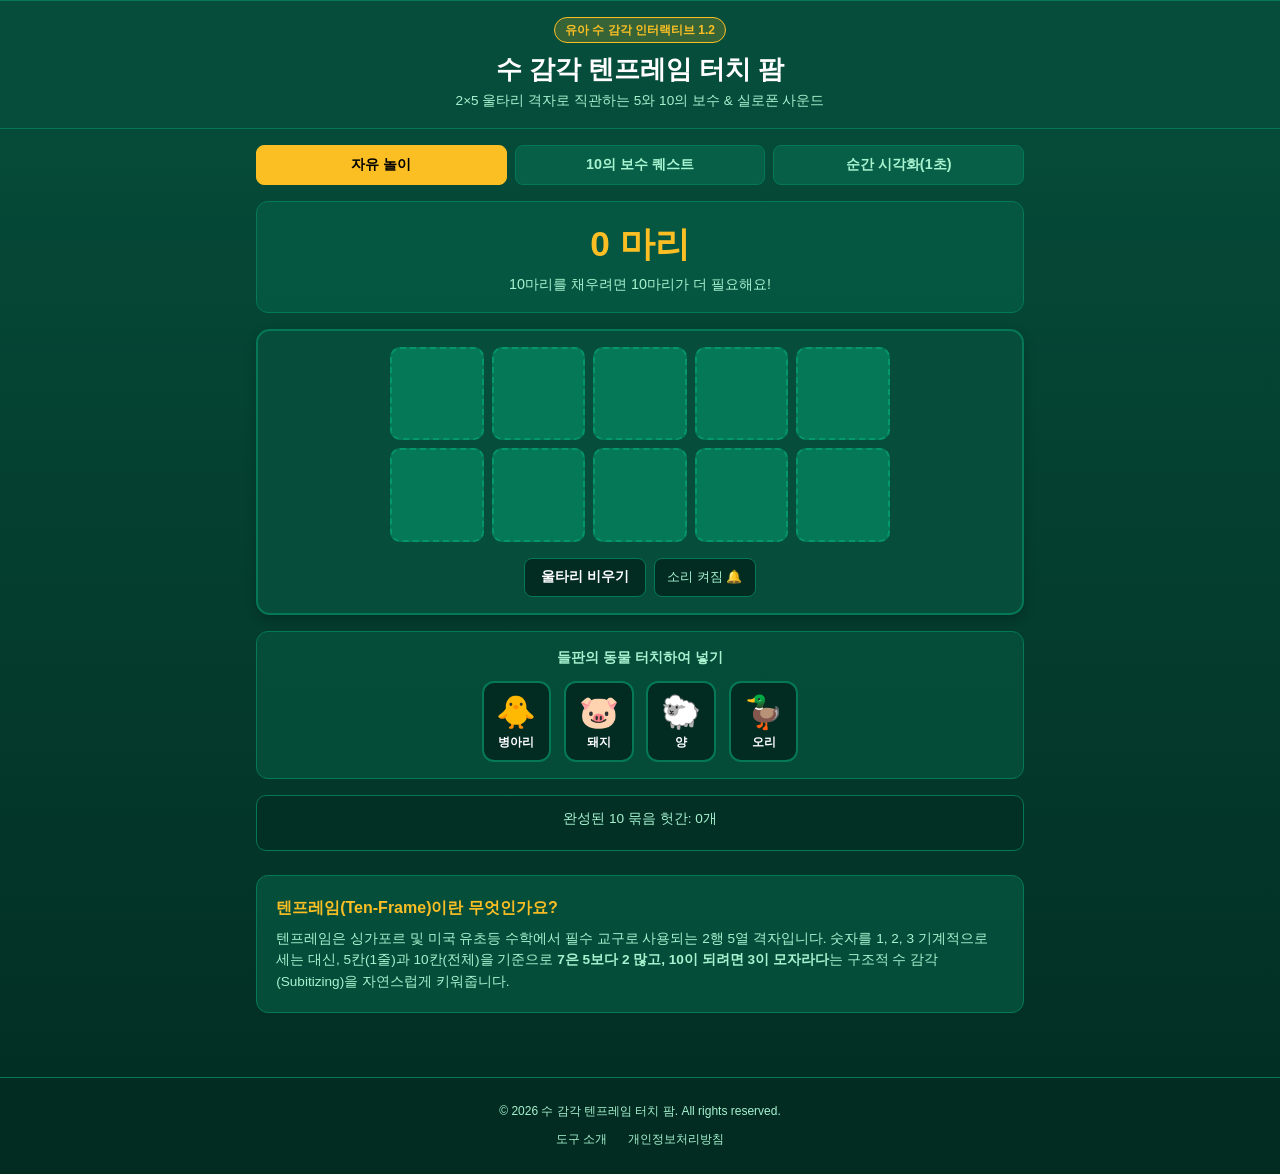
<file: index.html>
<!DOCTYPE html>
<html lang="ko">
<head>
  <meta charset="UTF-8">
  <meta name="robots" content="noindex, follow">
  <meta name="viewport" content="width=device-width, initial-scale=1.0, maximum-scale=1.0, user-scalable=no">
  <title>수 감각 텐프레임 터치 팜 | 10의 보수와 수량 직관 교구</title>
  <meta name="description" content="2x5 울타리 격자에 귀여운 농장 동물을 넣고 빼며 5와 10의 보수, 수량 보존 개념을 직관하는 유아 수 감각 빌더입니다.">
  <link rel="canonical" href="https://ten-frame-farm.enjoy-onepage.com/">
  <link rel="manifest" href="manifest.json">
  <link rel="stylesheet" href="style.css">
  <script async src="https://pagead2.googlesyndication.com/pagead/js/adsbygoogle.js?client=ca-pub-1204958742918459" crossorigin="anonymous"></script>
</head>
<body>
  <!-- Header Banner (Max 90px Clamped) -->
  <aside class="ad-top-wrapper" aria-label="스폰서 링크">
    <div class="ad-top-box">
      <ins class="adsbygoogle"
           style="display:block; max-height:90px;"
           data-ad-client="ca-pub-1204958742918459"
           data-ad-slot="3824727725"
           data-ad-format="horizontal"
           data-full-width-responsive="false"></ins>
      <script>(adsbygoogle = window.adsbygoogle || []).push({});</script>
    </div>
  </aside>

  <header class="app-header">
    <div class="header-inner">
      <div class="brand-row">
        <span class="brand-badge">유아 수 감각 인터랙티브 1.2</span>
        <h1 class="app-title">수 감각 텐프레임 터치 팜</h1>
      </div>
      <p class="app-subtitle">2×5 울타리 격자로 직관하는 5와 10의 보수 & 실로폰 사운드</p>
    </div>
  </header>

  <main class="main-container">
    <!-- Mode Tabs -->
    <nav class="mode-tabs">
      <button class="tab-btn active" id="tabFree">자유 놀이</button>
      <button class="tab-btn" id="tabQuest">10의 보수 퀘스트</button>
      <button class="tab-btn" id="tabSubitize">순간 시각화(1초)</button>
    </nav>

    <!-- Readout Banner -->
    <div class="farm-banner">
      <div class="count-display" id="countDisplay">0 마리</div>
      <div class="complement-hint" id="complementHint">10마리를 채우려면 10마리가 더 필요해요!</div>
    </div>

    <!-- 2x5 Ten-Frame Barn -->
    <section class="barn-section">
      <div class="ten-frame-grid" id="tenFrameGrid">
        <!-- 10 cells (2 rows x 5 cols) -->
      </div>
      <div class="barn-actions">
        <button class="action-btn secondary" id="btnClearBarn">울타리 비우기</button>
        <button class="sound-btn" id="btnSound">소리 켜짐 🔔</button>
      </div>
    </section>

    <!-- Pasture / Animal Palette -->
    <section class="pasture-section">
      <h2 class="pasture-title">들판의 동물 터치하여 넣기</h2>
      <div class="animals-row" id="animalsRow">
        <button class="animal-card" data-animal="chick">
          <span class="animal-emoji">🐥</span>
          <span class="animal-name">병아리</span>
        </button>
        <button class="animal-card" data-animal="pig">
          <span class="animal-emoji">🐷</span>
          <span class="animal-name">돼지</span>
        </button>
        <button class="animal-card" data-animal="sheep">
          <span class="animal-emoji">🐑</span>
          <span class="animal-name">양</span>
        </button>
        <button class="animal-card" data-animal="duck">
          <span class="animal-emoji">🦆</span>
          <span class="animal-name">오리</span>
        </button>
      </div>
    </section>

    <!-- Quest Challenge Box -->
    <section class="quest-box hidden" id="questBox">
      <div class="quest-title" id="questTitle">목표: 7마리를 채워보세요!</div>
      <button class="action-btn primary full" id="btnCheckQuest">정답 확인</button>
    </section>

    <!-- Barn Bundle Showcase -->
    <section class="bundle-tray">
      <div class="tray-title">완성된 10 묶음 헛간: <span id="bundleCount">0</span>개</div>
      <div class="bundle-icons" id="bundleIcons"></div>
    </section>

    <!-- In-Article Ad -->
    <aside class="ad-mid-wrapper" aria-label="스폰서 링크">
      <ins class="adsbygoogle"
           style="display:block"
           data-ad-client="ca-pub-1204958742918459"
           data-ad-slot="1186914926"
           data-ad-format="auto"
           data-full-width-responsive="true"></ins>
      <script>(adsbygoogle = window.adsbygoogle || []).push({});</script>
    </aside>

    <!-- Educational Explanation -->
    <section class="edu-card">
      <h2>텐프레임(Ten-Frame)이란 무엇인가요?</h2>
      <p>텐프레임은 싱가포르 및 미국 유초등 수학에서 필수 교구로 사용되는 2행 5열 격자입니다. 숫자를 1, 2, 3 기계적으로 세는 대신, 5칸(1줄)과 10칸(전체)을 기준으로 <strong>7은 5보다 2 많고, 10이 되려면 3이 모자라다</strong>는 구조적 수 감각(Subitizing)을 자연스럽게 키워줍니다.</p>
    </section>
  </main>

  <!-- Multiplex Footer Ad -->
  <aside class="ad-bot-wrapper" aria-label="스폰서 추천">
    <ins class="adsbygoogle"
         style="display:block"
         data-ad-client="ca-pub-1204958742918459"
         data-ad-slot="3416334507"
         data-ad-format="autorelaxed"></ins>
    <script>(adsbygoogle = window.adsbygoogle || []).push({});</script>
  </aside>

  <footer class="app-footer">
    <div class="footer-inner">
      <p class="copyright">© 2026 수 감각 텐프레임 터치 팜. All rights reserved.</p>
      <nav class="footer-nav">
        <a href="about.html">도구 소개</a>
        <a href="privacy.html">개인정보처리방침</a>
      </nav>
    </div>
  </footer>

  <script src="app.js"></script>
</body>
</html>
</file>
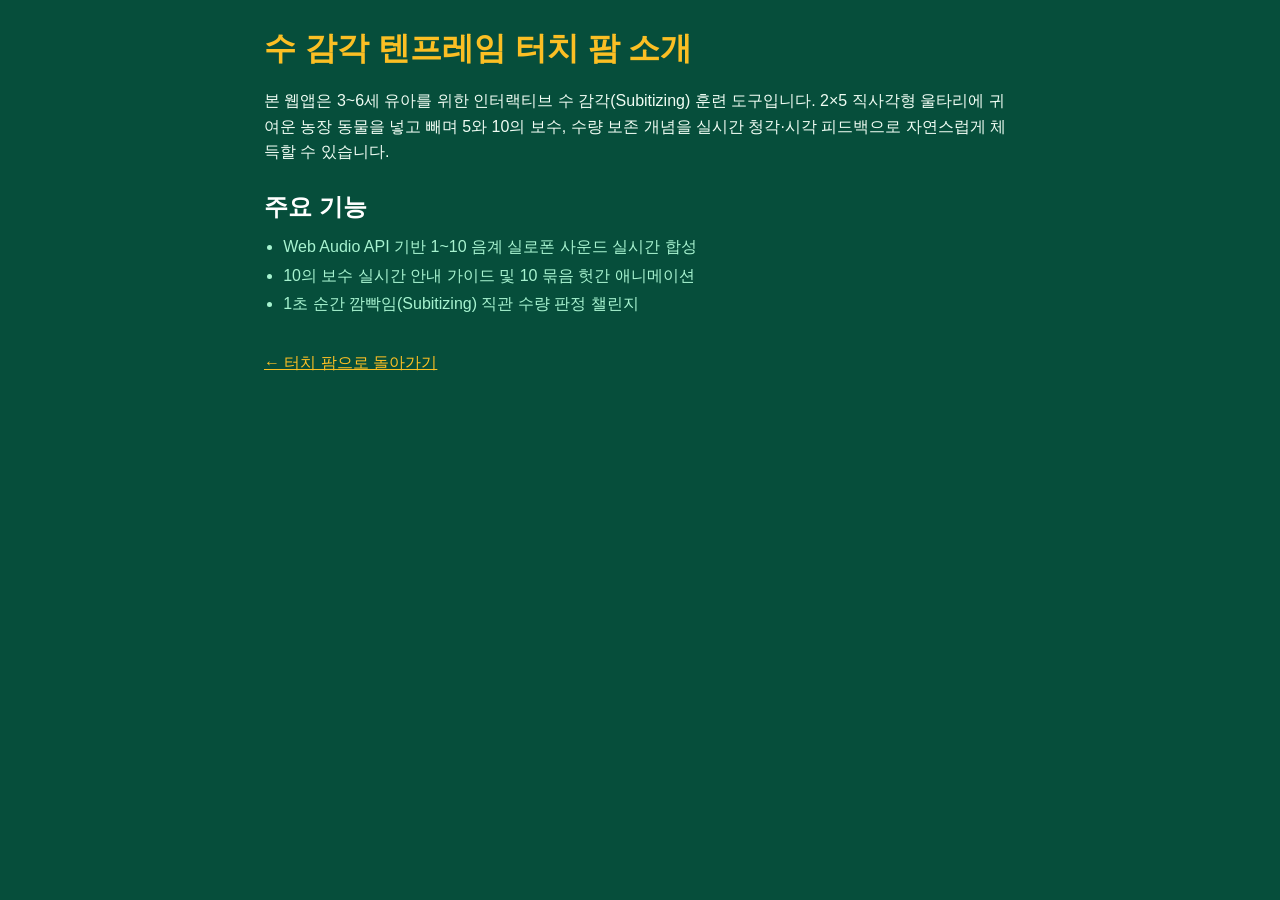
<file: about.html>
<!DOCTYPE html>
<html lang="ko">
<head>
  <meta charset="UTF-8">
  <meta name="robots" content="noindex, follow">
  <meta name="viewport" content="width=device-width, initial-scale=1.0">
  <title>수 감각 텐프레임 터치 팜 도구 소개</title>
  <link rel="canonical" href="https://ten-frame-farm.enjoy-onepage.com/about.html">
  <link rel="stylesheet" href="style.css">
</head>
<body style="padding: 1.5rem; max-width: 800px; margin: 0 auto; color: #f0fdf4; background: #064e3b;">
  <h1 style="color: #fbbf24; margin-bottom: 1rem;">수 감각 텐프레임 터치 팜 소개</h1>
  <p style="margin-bottom: 1rem; line-height: 1.6;">본 웹앱은 3~6세 유아를 위한 인터랙티브 수 감각(Subitizing) 훈련 도구입니다. 2×5 직사각형 울타리에 귀여운 농장 동물을 넣고 빼며 5와 10의 보수, 수량 보존 개념을 실시간 청각·시각 피드백으로 자연스럽게 체득할 수 있습니다.</p>
  <h2 style="color: #fff; margin: 1.5rem 0 0.5rem 0;">주요 기능</h2>
  <ul style="margin-left: 1.2rem; line-height: 1.8; color: #a7f3d0;">
    <li>Web Audio API 기반 1~10 음계 실로폰 사운드 실시간 합성</li>
    <li>10의 보수 실시간 안내 가이드 및 10 묶음 헛간 애니메이션</li>
    <li>1초 순간 깜빡임(Subitizing) 직관 수량 판정 챌린지</li>
  </ul>
  <p style="margin-top: 2rem;"><a href="/" style="color: #fbbf24; text-decoration: underline;">← 터치 팜으로 돌아가기</a></p>
</body>
</html>
</file>
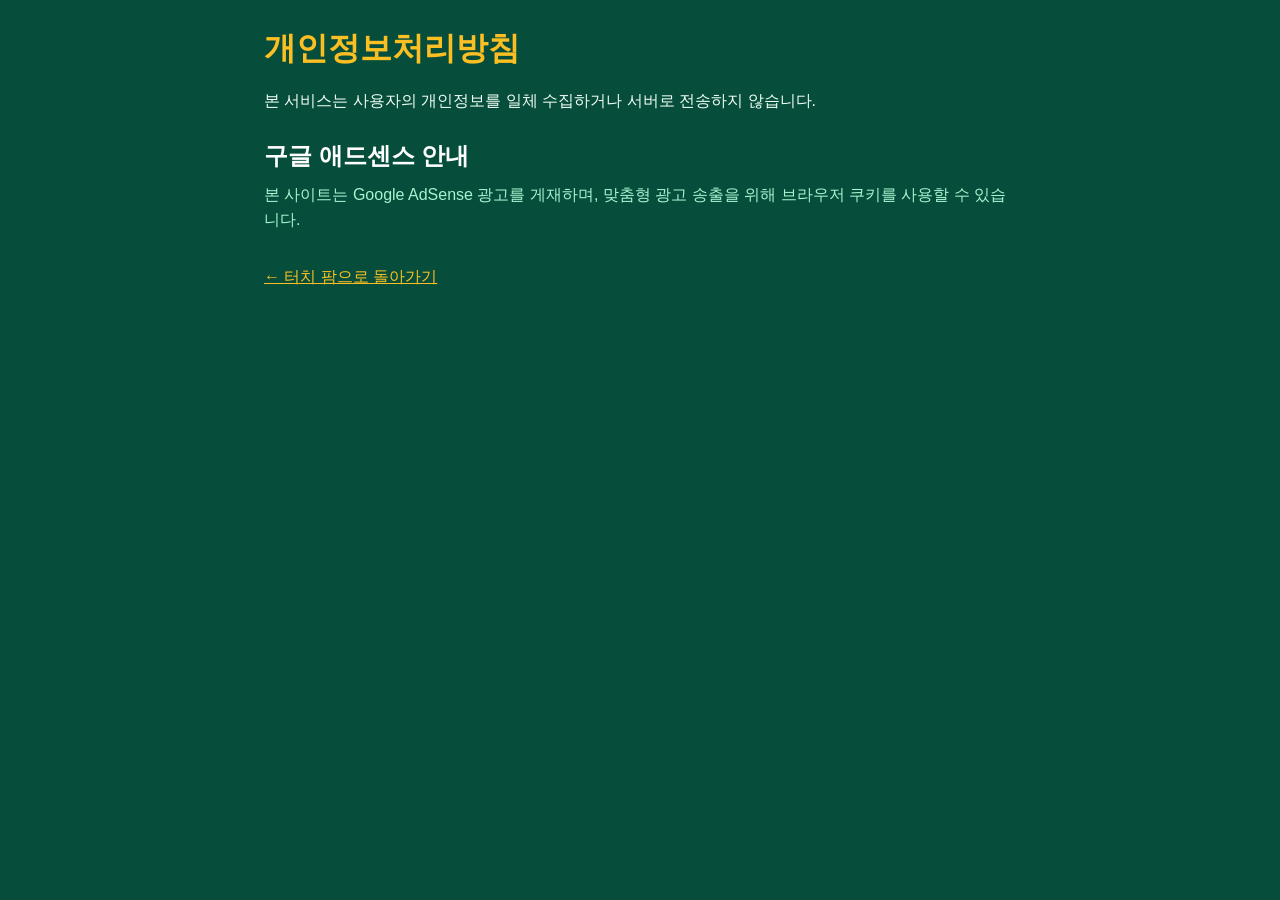
<file: privacy.html>
<!DOCTYPE html>
<html lang="ko">
<head>
  <meta charset="UTF-8">
  <meta name="robots" content="noindex, follow">
  <meta name="viewport" content="width=device-width, initial-scale=1.0">
  <title>개인정보처리방침 | 수 감각 텐프레임 터치 팜</title>
  <link rel="canonical" href="https://ten-frame-farm.enjoy-onepage.com/privacy.html">
  <link rel="stylesheet" href="style.css">
</head>
<body style="padding: 1.5rem; max-width: 800px; margin: 0 auto; color: #f0fdf4; background: #064e3b;">
  <h1 style="color: #fbbf24; margin-bottom: 1rem;">개인정보처리방침</h1>
  <p style="margin-bottom: 1rem; line-height: 1.6;">본 서비스는 사용자의 개인정보를 일체 수집하거나 서버로 전송하지 않습니다.</p>
  <h2 style="color: #fff; margin: 1.5rem 0 0.5rem 0;">구글 애드센스 안내</h2>
  <p style="color: #a7f3d0; line-height: 1.6;">본 사이트는 Google AdSense 광고를 게재하며, 맞춤형 광고 송출을 위해 브라우저 쿠키를 사용할 수 있습니다.</p>
  <p style="margin-top: 2rem;"><a href="/" style="color: #fbbf24; text-decoration: underline;">← 터치 팜으로 돌아가기</a></p>
</body>
</html>
</file>
<file: style.css>
:root {
  --bg-color: #064e3b;
  --surface: #065f46;
  --surface-border: #047857;
  --primary: #fbbf24;
  --accent: #f87171;
  --text-main: #f0fdf4;
  --text-muted: #a7f3d0;
  --font-family: -apple-system, BlinkMacSystemFont, "Segoe UI", Roboto, "Helvetica Neue", Arial, sans-serif;
}
* { box-sizing: border-box; margin: 0; padding: 0; }
body {
  background: linear-gradient(180deg, #064e3b 0%, #022c22 100%);
  color: var(--text-main);
  font-family: var(--font-family);
  line-height: 1.5;
  overflow-x: hidden;
  width: 100%;
}
.ad-top-wrapper {
  width: 100%;
  max-height: 90px;
  overflow: hidden;
  background: #022c22;
  border-bottom: 1px solid var(--surface-border);
  display: flex;
  justify-content: center;
}
.ad-top-box {
  width: 100%;
  max-width: 1200px;
  max-height: 90px;
  overflow: hidden;
}
.app-header {
  padding: 1rem;
  background: rgba(6, 78, 59, 0.9);
  border-bottom: 1px solid var(--surface-border);
  text-align: center;
}
.header-inner { max-width: 800px; margin: 0 auto; }
.brand-badge {
  display: inline-block;
  font-size: 0.75rem;
  background: rgba(251, 191, 36, 0.2);
  color: var(--primary);
  padding: 0.2rem 0.6rem;
  border-radius: 999px;
  margin-bottom: 0.4rem;
  font-weight: 700;
  border: 1px solid var(--primary);
}
.app-title {
  font-size: clamp(1.1rem, 4vw, 1.6rem);
  font-weight: 800;
  color: #fff;
  white-space: nowrap;
  overflow: hidden;
  text-overflow: ellipsis;
}
.app-subtitle {
  font-size: clamp(0.75rem, 2.5vw, 0.85rem);
  color: var(--text-muted);
  margin-top: 0.2rem;
  white-space: nowrap;
  overflow: hidden;
  text-overflow: ellipsis;
}
.main-container {
  max-width: 800px;
  margin: 0 auto;
  padding: 1rem;
  width: 100%;
}
.mode-tabs {
  display: flex;
  gap: 0.5rem;
  margin-bottom: 1rem;
}
.tab-btn {
  flex: 1;
  padding: 0.6rem 0.2rem;
  background: var(--surface);
  border: 1px solid var(--surface-border);
  color: var(--text-muted);
  border-radius: 8px;
  font-weight: 700;
  cursor: pointer;
  font-size: clamp(0.75rem, 2.8vw, 0.9rem);
  white-space: nowrap;
}
.tab-btn.active {
  background: var(--primary);
  color: #000;
  border-color: var(--primary);
}
.farm-banner {
  background: rgba(6, 95, 70, 0.7);
  border: 1px solid var(--surface-border);
  border-radius: 12px;
  padding: 1rem;
  text-align: center;
  margin-bottom: 1rem;
}
.count-display {
  font-size: clamp(1.6rem, 6vw, 2.2rem);
  font-weight: 900;
  color: var(--primary);
}
.complement-hint {
  font-size: 0.9rem;
  color: var(--text-muted);
  margin-top: 0.2rem;
}
.barn-section {
  background: #064e3b;
  border: 2px solid #047857;
  border-radius: 14px;
  padding: 1rem;
  margin-bottom: 1rem;
  box-shadow: 0 4px 12px rgba(0, 0, 0, 0.2);
}
.ten-frame-grid {
  display: grid;
  grid-template-columns: repeat(5, 1fr);
  grid-template-rows: repeat(2, 1fr);
  gap: 8px;
  width: 100%;
  max-width: 500px;
  margin: 0 auto 1rem auto;
}
.frame-cell {
  background: #047857;
  border: 2px dashed #059669;
  border-radius: 10px;
  aspect-ratio: 1 / 1;
  display: flex;
  align-items: center;
  justify-content: center;
  font-size: clamp(1.8rem, 6vw, 2.4rem);
  cursor: pointer;
  user-select: none;
  transition: all 0.2s ease;
}
.frame-cell.filled {
  background: #022c22;
  border-style: solid;
  border-color: var(--primary);
}
.barn-actions {
  display: flex;
  justify-content: center;
  gap: 0.5rem;
}
.action-btn {
  padding: 0.6rem 1rem;
  border-radius: 8px;
  font-size: 0.85rem;
  font-weight: 700;
  cursor: pointer;
  border: none;
}
.action-btn.primary { background: var(--primary); color: #000; }
.action-btn.secondary { background: #022c22; color: #fff; border: 1px solid var(--surface-border); }
.action-btn.full { width: 100%; margin-top: 0.8rem; }
.sound-btn {
  padding: 0.6rem 0.8rem;
  background: #022c22;
  border: 1px solid var(--surface-border);
  color: var(--text-muted);
  border-radius: 8px;
  font-size: 0.8rem;
  cursor: pointer;
}
.pasture-section {
  background: rgba(6, 95, 70, 0.5);
  border: 1px solid var(--surface-border);
  border-radius: 12px;
  padding: 1rem;
  text-align: center;
  margin-bottom: 1rem;
}
.pasture-title {
  font-size: 0.85rem;
  color: var(--text-muted);
  margin-bottom: 0.8rem;
}
.animals-row {
  display: flex;
  justify-content: center;
  gap: 0.8rem;
  flex-wrap: wrap;
}
.animal-card {
  background: #022c22;
  border: 2px solid var(--surface-border);
  border-radius: 12px;
  padding: 0.6rem 0.8rem;
  cursor: pointer;
  display: flex;
  flex-direction: column;
  align-items: center;
  gap: 0.2rem;
  transition: transform 0.15s ease;
}
.animal-card:active { transform: scale(0.95); }
.animal-emoji { font-size: 2rem; }
.animal-name { font-size: 0.75rem; color: #fff; font-weight: bold; }
.quest-box {
  background: #022c22;
  border: 2px solid var(--primary);
  border-radius: 12px;
  padding: 1.2rem;
  text-align: center;
  margin-bottom: 1rem;
}
.quest-box.hidden { display: none; }
.quest-title { font-size: 1.2rem; font-weight: 800; color: var(--primary); }
.bundle-tray {
  background: rgba(2, 44, 34, 0.6);
  border: 1px solid var(--surface-border);
  border-radius: 10px;
  padding: 0.8rem 1rem;
  text-align: center;
  margin-bottom: 1rem;
}
.tray-title { font-size: 0.85rem; color: var(--text-muted); }
.bundle-icons {
  display: flex;
  justify-content: center;
  gap: 0.4rem;
  margin-top: 0.5rem;
  font-size: 1.5rem;
}
.ad-mid-wrapper, .ad-bot-wrapper { margin: 1.5rem 0; text-align: center; }
.edu-card {
  background: rgba(6, 95, 70, 0.6);
  border: 1px solid var(--surface-border);
  border-radius: 12px;
  padding: 1.2rem;
  margin: 1.5rem 0;
}
.edu-card h2 { font-size: 1rem; color: var(--primary); margin-bottom: 0.5rem; }
.edu-card p { font-size: 0.85rem; color: var(--text-muted); line-height: 1.6; }
.app-footer {
  background: #022c22;
  border-top: 1px solid var(--surface-border);
  padding: 1.5rem 1rem;
  text-align: center;
}
.copyright { font-size: 0.75rem; color: var(--text-muted); margin-bottom: 0.4rem; }
.footer-nav a { font-size: 0.75rem; color: var(--text-muted); text-decoration: none; margin: 0 0.5rem; }
</file>
